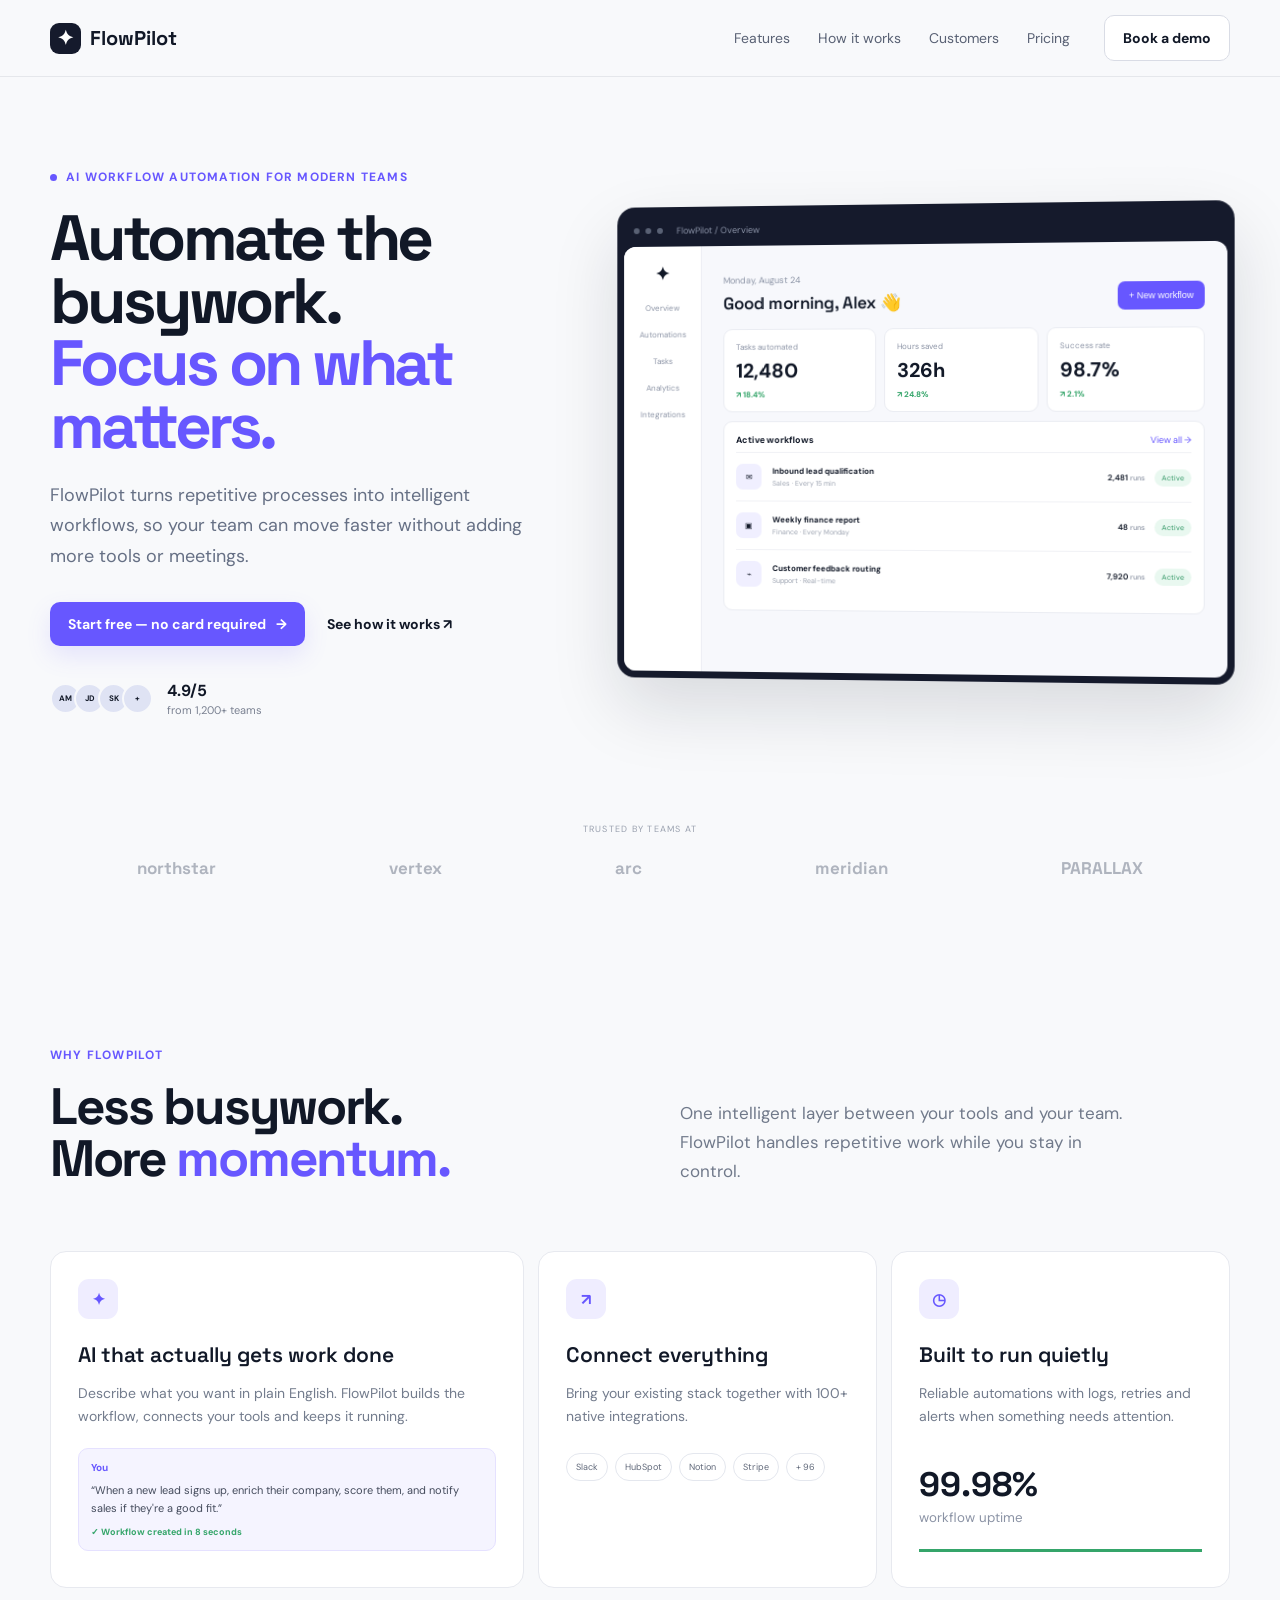
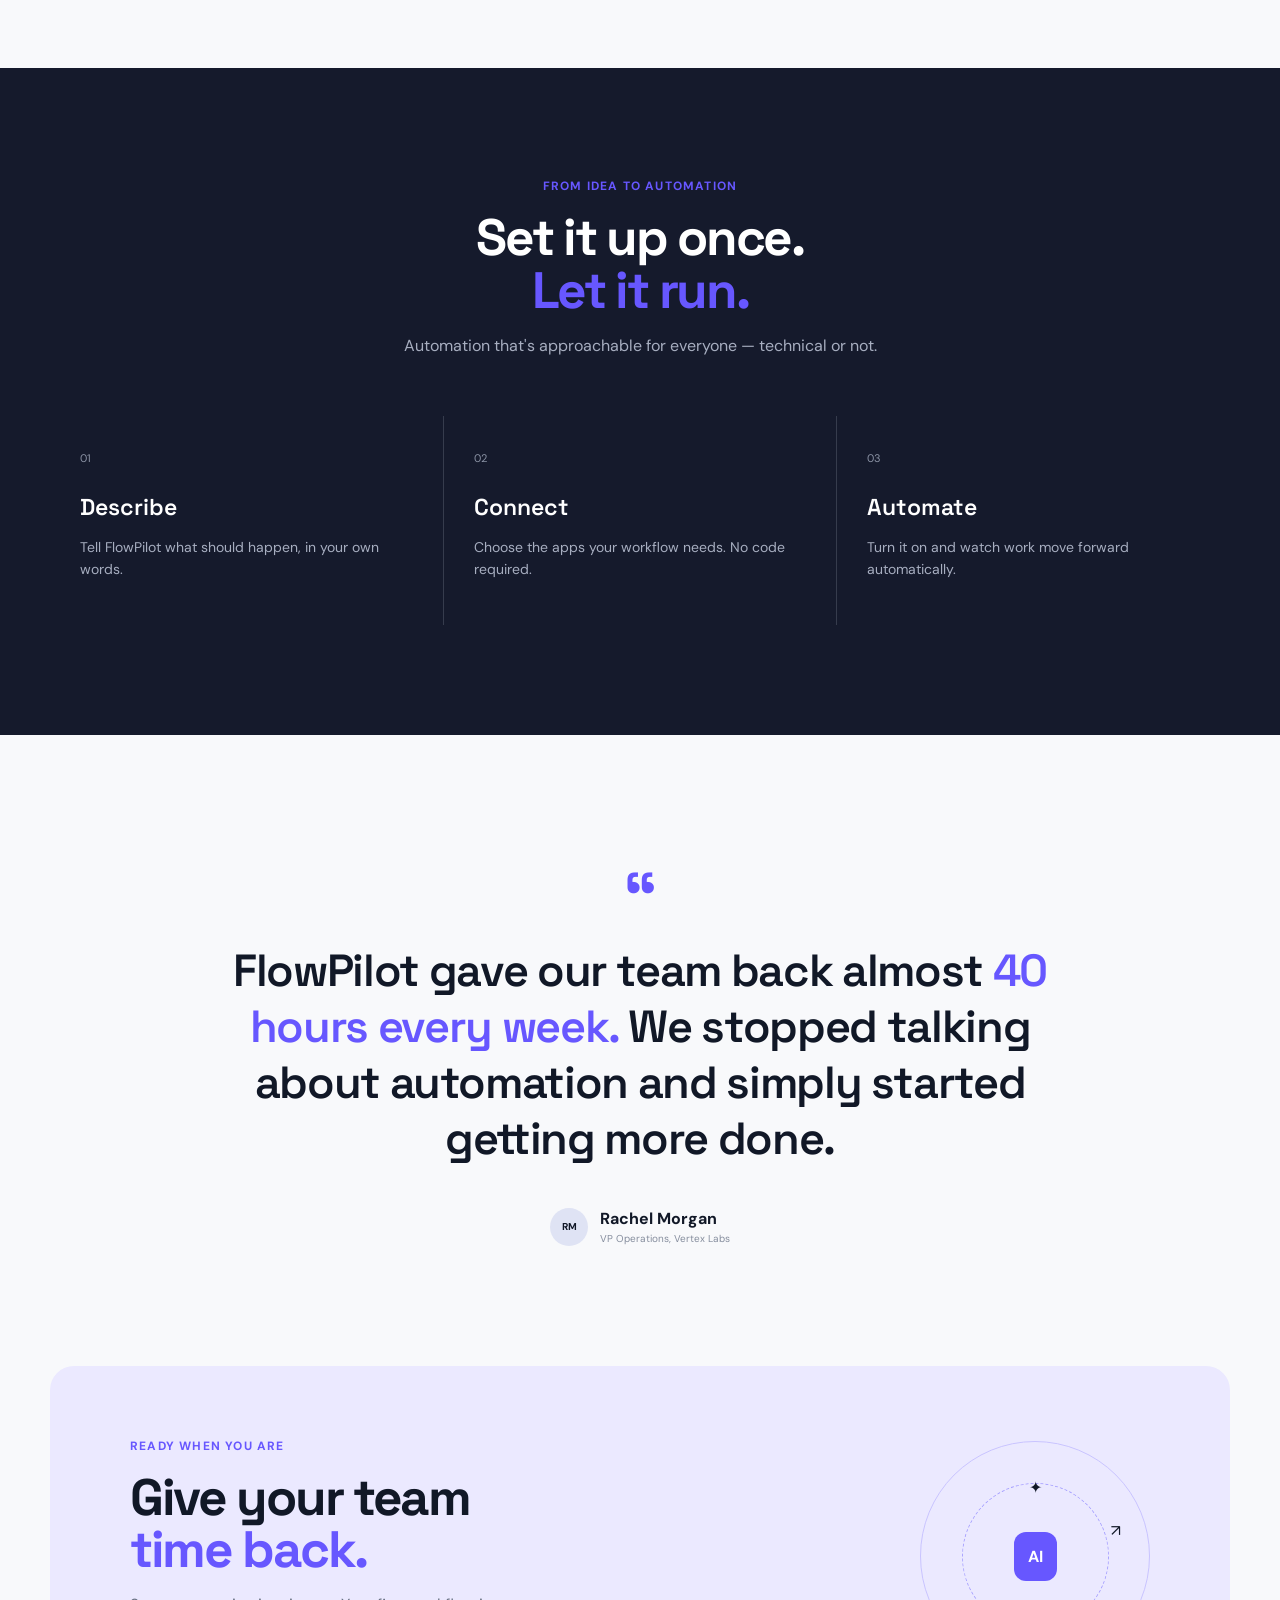
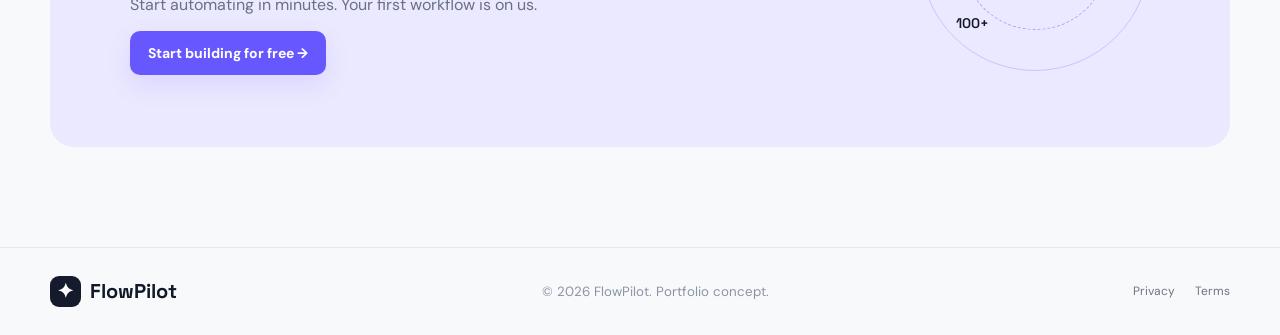
<file: index.html>
<!doctype html><html lang="en"><head><meta charset="UTF-8"><meta name="viewport" content="width=device-width,initial-scale=1"><meta name="description" content="FlowPilot AI workflow automation landing page"><title>FlowPilot — Automate the busywork</title><link rel="preconnect" href="https://fonts.googleapis.com"><link rel="preconnect" href="https://fonts.gstatic.com" crossorigin><link href="https://fonts.googleapis.com/css2?family=DM+Sans:wght@400;500;600;700&family=Space+Grotesk:wght@500;600;700&display=swap" rel="stylesheet"><link rel="stylesheet" href="css/style.css"></head><body><header><nav class="nav container"><a class="brand" href="#"><span>✦</span> FlowPilot</a><button class="menu" aria-label="Toggle navigation">☰</button><div class="links"><a href="#features">Features</a><a href="#workflow">How it works</a><a href="#stories">Customers</a><a href="#pricing">Pricing</a></div><a class="btn ghost" href="#demo">Book a demo</a></nav></header><main><section class="hero container"><div class="copy"><div class="eyebrow"><i></i> AI workflow automation for modern teams</div><h1>Automate the busywork.<br><em>Focus on what matters.</em></h1><p>FlowPilot turns repetitive processes into intelligent workflows, so your team can move faster without adding more tools or meetings.</p><div class="actions"><a class="btn primary" href="#demo">Start free — no card required <b>→</b></a><a class="text" href="#workflow">See how it works ↗</a></div><div class="proof"><div class="avatars"><span>AM</span><span>JD</span><span>SK</span><span>+</span></div><div><strong>4.9/5</strong><small>from 1,200+ teams</small></div></div></div><div class="window"><div class="bar"><i></i><i></i><i></i><span>FlowPilot / Overview</span></div><div class="dashboard"><aside><strong>✦</strong><small>Overview</small><small>Automations</small><small>Tasks</small><small>Analytics</small><small>Integrations</small></aside><div class="dash"><div class="dashhead"><div><small>Monday, August 24</small><h3>Good morning, Alex 👋</h3></div><button>+ New workflow</button></div><div class="metrics"><div><small>Tasks automated</small><strong>12,480</strong><b>↗ 18.4%</b></div><div><small>Hours saved</small><strong>326h</strong><b>↗ 24.8%</b></div><div><small>Success rate</small><strong>98.7%</strong><b>↗ 2.1%</b></div></div><div class="panel"><div class="panelhead"><b>Active workflows</b><span>View all →</span></div><div class="row"><i>✉</i><div><b>Inbound lead qualification</b><small>Sales · Every 15 min</small></div><strong>2,481 <small>runs</small></strong><label>Active</label></div><div class="row"><i>▣</i><div><b>Weekly finance report</b><small>Finance · Every Monday</small></div><strong>48 <small>runs</small></strong><label>Active</label></div><div class="row"><i>⌁</i><div><b>Customer feedback routing</b><small>Support · Real-time</small></div><strong>7,920 <small>runs</small></strong><label>Active</label></div></div></div></div></div></section><section class="logos container"><p>TRUSTED BY TEAMS AT</p><div><b>northstar</b><b>vertex</b><b>arc</b><b>meridian</b><b>PARALLAX</b></div></section><section class="section container" id="features"><div class="intro"><div><div class="eyebrow">Why FlowPilot</div><h2>Less busywork.<br>More <em>momentum.</em></h2></div><p>One intelligent layer between your tools and your team. FlowPilot handles repetitive work while you stay in control.</p></div><div class="features"><article class="feature large"><span class="icon">✦</span><h3>AI that actually gets work done</h3><p>Describe what you want in plain English. FlowPilot builds the workflow, connects your tools and keeps it running.</p><div class="ai"><span>You</span><p>“When a new lead signs up, enrich their company, score them, and notify sales if they're a good fit.”</p><b>✓ Workflow created in 8 seconds</b></div></article><article class="feature"><span class="icon">↗</span><h3>Connect everything</h3><p>Bring your existing stack together with 100+ native integrations.</p><div class="chips"><span>Slack</span><span>HubSpot</span><span>Notion</span><span>Stripe</span><span>+ 96</span></div></article><article class="feature"><span class="icon">◷</span><h3>Built to run quietly</h3><p>Reliable automations with logs, retries and alerts when something needs attention.</p><div class="uptime"><strong>99.98%</strong><small>workflow uptime</small><hr></div></article></div></section><section class="workflow" id="workflow"><div class="container"><div class="center"><div class="eyebrow">From idea to automation</div><h2>Set it up once.<br><em>Let it run.</em></h2><p>Automation that's approachable for everyone — technical or not.</p></div><div class="steps"><div><span>01</span><h3>Describe</h3><p>Tell FlowPilot what should happen, in your own words.</p></div><div><span>02</span><h3>Connect</h3><p>Choose the apps your workflow needs. No code required.</p></div><div><span>03</span><h3>Automate</h3><p>Turn it on and watch work move forward automatically.</p></div></div></div></section><section class="testimonial container" id="stories"><div class="quote">“</div><blockquote>FlowPilot gave our team back almost <em>40 hours every week.</em> We stopped talking about automation and simply started getting more done.</blockquote><div class="person"><span>RM</span><div><b>Rachel Morgan</b><small>VP Operations, Vertex Labs</small></div></div></section><section class="cta container" id="demo"><div><div class="eyebrow">Ready when you are</div><h2>Give your team<br><em>time back.</em></h2><p>Start automating in minutes. Your first workflow is on us.</p><a class="btn primary" href="mailto:hello@flowpilot.example">Start building for free →</a></div><div class="orb"><span>✦</span><b>AI</b><i>↗</i><strong>100+</strong></div></section></main><footer><div class="container foot"><a class="brand" href="#"><span>✦</span> FlowPilot</a><small>© 2026 FlowPilot. Portfolio concept.</small><div><a href="#">Privacy</a><a href="#">Terms</a></div></div></footer><script src="js/script.js"></script></body></html>
</file>
<file: css/style.css>
*{box-sizing:border-box}html{scroll-behavior:smooth}body{margin:0;background:#f8f9fb;color:#111827;font-family:'DM Sans',sans-serif}a{text-decoration:none;color:inherit}.container{width:min(1180px,calc(100% - 48px));margin:auto}.nav-wrap,header{border-bottom:1px solid #e5e7eb;background:rgba(248,249,251,.9);backdrop-filter:blur(14px);position:sticky;top:0;z-index:20}.nav{height:76px;display:flex;align-items:center;gap:34px}.brand{font:700 20px 'Space Grotesk';display:flex;align-items:center;gap:9px;margin-right:auto}.brand span{display:grid;place-items:center;width:31px;height:31px;border-radius:9px;background:#151a2c;color:#fff}.links{display:flex;gap:28px;font-size:14px;color:#596174}.links a:hover,.text:hover,footer a:hover{color:#6757ff}.btn{display:inline-flex;align-items:center;gap:10px;padding:13px 18px;border-radius:10px;font-weight:700;font-size:14px}.primary{background:#6757ff;color:#fff;box-shadow:0 10px 25px #6757ff22}.primary:hover{transform:translateY(-1px);box-shadow:0 14px 30px #6757ff33}.ghost{border:1px solid #d9dce5;background:#fff}.menu{display:none;border:0;background:none;font-size:22px}.hero{display:grid;grid-template-columns:.9fr 1.1fr;gap:56px;padding:92px 0 72px;align-items:center}.eyebrow{font-size:12px;letter-spacing:.1em;text-transform:uppercase;font-weight:700;color:#6757ff;display:flex;align-items:center;gap:9px}.eyebrow i{width:7px;height:7px;border-radius:50%;background:#6757ff}.hero h1{font:700 clamp(45px,5vw,72px)/.98 'Space Grotesk';letter-spacing:-.055em;margin:22px 0}.hero h1 em,.intro em,.center em,.testimonial em,.cta em{font-style:normal;color:#6757ff}.hero p{font-size:18px;line-height:1.7;color:#667085;max-width:560px}.actions{display:flex;align-items:center;gap:22px;margin:30px 0}.text{font-weight:700;font-size:14px}.proof{display:flex;align-items:center;gap:14px;margin-top:34px}.avatars{display:flex}.avatars span{width:31px;height:31px;border-radius:50%;background:#dfe3f4;border:2px solid #f8f9fb;display:grid;place-items:center;font-size:8px;font-weight:700;margin-left:-7px}.avatars span:first-child{margin-left:0}.proof strong,.proof small{display:block}.proof small{color:#7a8191;font-size:11px;margin-top:2px}.window{background:#151a2c;border-radius:18px;padding:7px;box-shadow:0 30px 70px #11182722;transform:perspective(1000px) rotateY(-3deg)}.bar{height:33px;display:flex;align-items:center;gap:6px;padding:0 10px;color:#8e96aa;font-size:9px}.bar i{width:6px;height:6px;background:#596174;border-radius:50%}.bar span{margin-left:8px}.dashboard{display:grid;grid-template-columns:80px 1fr;background:#f7f8fc;border-radius:12px;min-height:430px;overflow:hidden}aside{background:#fff;border-right:1px solid #eceef4;padding:16px 9px;display:flex;flex-direction:column;gap:17px}aside strong{font-size:18px;text-align:center}aside small{font-size:8px;color:#8b93a5;text-align:center}.dash{padding:22px}.dashhead{display:flex;justify-content:space-between;align-items:center}.dashhead small{color:#8b93a5;font-size:9px}.dashhead h3{font:600 17px 'Space Grotesk';margin:4px 0 15px}.dashhead button{border:0;background:#6757ff;color:#fff;border-radius:7px;padding:9px 11px;font-size:9px}.metrics{display:grid;grid-template-columns:repeat(3,1fr);gap:8px}.metrics>div,.panel{background:#fff;border:1px solid #eaecf2;border-radius:9px;padding:12px}.metrics small,.metrics strong,.metrics b{display:block}.metrics small{font-size:8px;color:#8b93a5}.metrics strong{font-size:20px;margin:6px 0}.metrics b{font-size:8px;color:#35a56a}.panel{margin-top:9px}.panelhead{display:flex;justify-content:space-between;font-size:9px;margin-bottom:6px}.panelhead span{color:#6757ff}.row{display:grid;grid-template-columns:28px 1fr auto auto;gap:9px;align-items:center;padding:11px 0;border-top:1px solid #f0f1f5;font-size:8px}.row>i{width:26px;height:26px;border-radius:7px;background:#f0efff;display:grid;place-items:center;font-style:normal}.row div b,.row div small,.row>strong{display:block}.row div small,.row>strong small{color:#9aa1af;font-size:7px;margin-top:3px}.row>strong{font-weight:600}.row label{background:#e9f8f0;color:#2b9360;border-radius:20px;padding:4px 7px;font-size:7px}.logos{padding:25px 0 88px;text-align:center}.logos p{font-size:9px;letter-spacing:.14em;color:#9aa1af;margin-bottom:22px}.logos>div{display:flex;justify-content:space-around;color:#9da3b0;font:600 17px 'Space Grotesk';opacity:.8}.section{padding:80px 0}.intro{display:grid;grid-template-columns:1fr 1fr;gap:80px;align-items:end}.intro h2,.center h2,.cta h2{font:700 clamp(36px,4vw,56px)/1.02 'Space Grotesk';letter-spacing:-.045em;margin:18px 0}.intro>p{font-size:17px;line-height:1.7;color:#70798a;max-width:460px}.features{display:grid;grid-template-columns:1.4fr 1fr 1fr;gap:14px;margin-top:48px}.feature{background:#fff;border:1px solid #e7e9ef;border-radius:16px;padding:27px;min-height:315px}.feature.large{grid-row:span 1}.icon{display:grid;place-items:center;width:40px;height:40px;border-radius:11px;background:#efedff;color:#6757ff;font-weight:700}.feature h3{font:600 21px 'Space Grotesk';margin:22px 0 10px}.feature p{color:#737c8d;line-height:1.65;font-size:14px}.ai{margin-top:20px;background:#f5f4ff;border:1px solid #e5e1ff;border-radius:10px;padding:12px;font-size:10px}.ai span{font-weight:700;color:#6757ff}.ai p{margin:7px 0;font-size:11px;color:#444b5c}.ai b{color:#35a56a;font-size:9px}.chips{display:flex;flex-wrap:wrap;gap:7px;margin-top:25px}.chips span{border:1px solid #e4e7ee;border-radius:20px;padding:7px 9px;font-size:9px;color:#61697a}.uptime{margin-top:35px}.uptime strong{font:700 34px 'Space Grotesk';display:block}.uptime small{color:#8b93a5}.uptime hr{border:0;border-top:3px solid #35a56a;margin-top:22px}.workflow{background:#151a2c;color:#fff;padding:110px 0}.center{text-align:center}.center .eyebrow{justify-content:center}.center p{color:#a7aec0}.steps{display:grid;grid-template-columns:repeat(3,1fr);gap:1px;background:#363c4d;margin-top:60px}.steps>div{background:#151a2c;padding:30px}.steps span{color:#8b93a5;font-size:11px}.steps h3{font:600 23px 'Space Grotesk';margin:25px 0 8px}.steps p{color:#a7aec0;line-height:1.6;font-size:14px}.testimonial{padding:120px 12%;text-align:center}.quote{font:700 65px 'Space Grotesk';color:#6757ff}.testimonial blockquote{font:600 clamp(27px,4vw,45px)/1.25 'Space Grotesk';letter-spacing:-.03em;margin:5px auto 40px;max-width:900px}.person{display:flex;justify-content:center;align-items:center;gap:12px;text-align:left}.person>span{width:38px;height:38px;border-radius:50%;background:#dfe3f4;display:grid;place-items:center;font-size:10px;font-weight:700}.person b,.person small{display:block}.person small{color:#858d9d;font-size:10px;margin-top:3px}.cta{background:#ebe9ff;border-radius:24px;padding:72px 80px;margin-bottom:100px;display:flex;justify-content:space-between;align-items:center;overflow:hidden}.cta p{color:#697183}.orb{width:230px;height:230px;border:1px solid #c9c4ff;border-radius:50%;position:relative;display:grid;place-items:center}.orb:before{content:'';position:absolute;width:145px;height:145px;border:1px dashed #a9a3ff;border-radius:50%}.orb span,.orb b,.orb i,.orb strong{position:absolute}.orb span{top:35px}.orb b{background:#6757ff;color:#fff;padding:14px;border-radius:12px}.orb i{right:28px;top:78px}.orb strong{bottom:38px;left:35px;font:600 14px 'Space Grotesk'}footer{border-top:1px solid #e5e7eb;padding:28px 0}.foot{display:flex;align-items:center;gap:28px}.foot small{color:#8b93a5;margin-right:auto}.foot>div{display:flex;gap:20px;font-size:12px;color:#6d7585}@media(max-width:850px){.links,.nav-cta{display:none}.menu{display:block}.hero{grid-template-columns:1fr;padding-top:55px}.window{transform:none}.intro,.features{grid-template-columns:1fr}.steps{grid-template-columns:1fr}.cta{padding:45px 30px}.orb{display:none}.logos>div{flex-wrap:wrap;gap:20px}.foot{flex-wrap:wrap}.foot small{order:3;width:100%}}@media(max-width:520px){.container{width:min(100% - 30px,1180px)}.hero h1{font-size:45px}.actions{align-items:flex-start;flex-direction:column}.dashboard{min-height:360px}aside{display:none}.metrics{grid-template-columns:1fr}.metrics>div:not(:first-child){display:none}.row{grid-template-columns:28px 1fr auto}.row label{display:none}.cta{margin-bottom:50px}.testimonial{padding:80px 5%}.nav{height:68px}}
</file>
